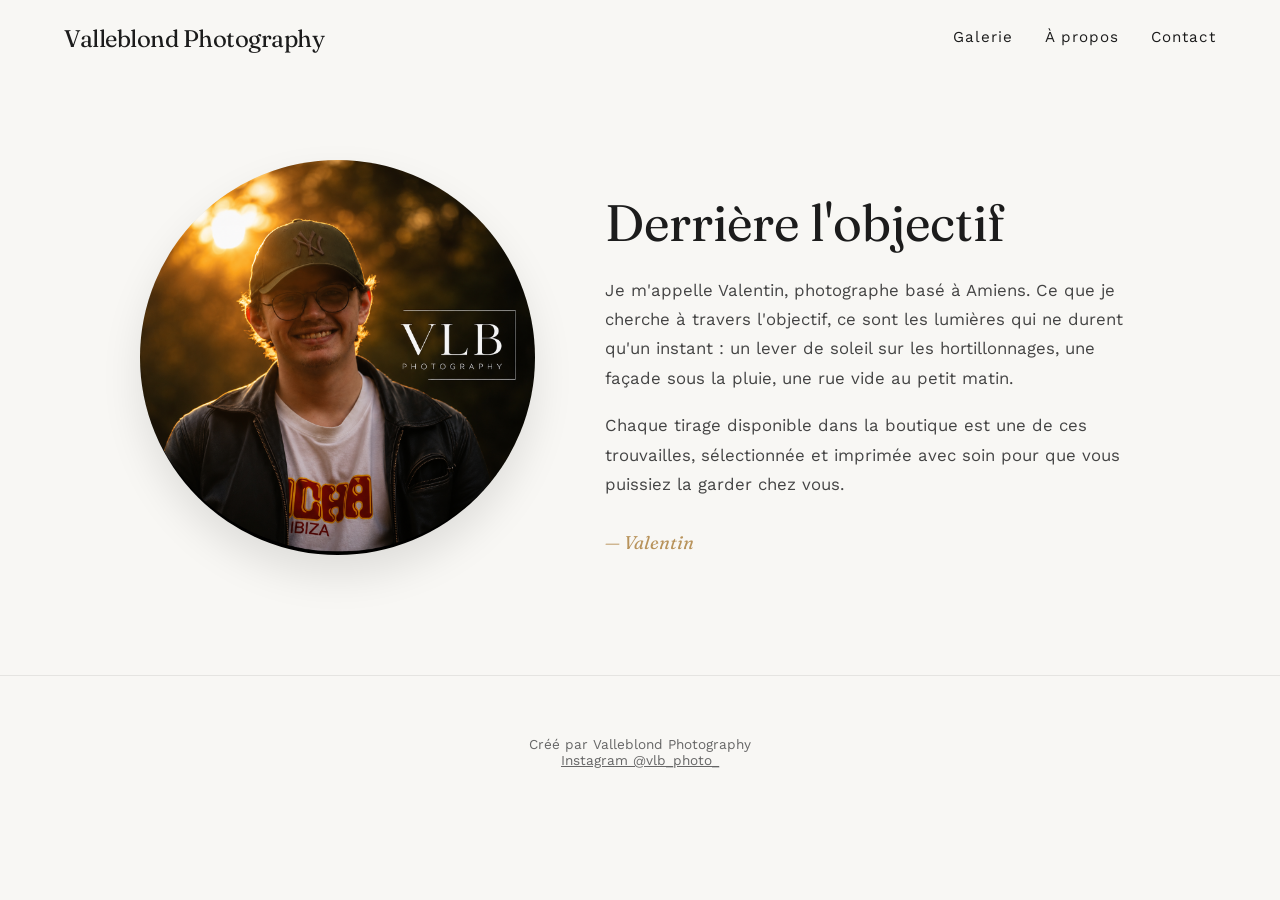
<file: apropos.html>
<!DOCTYPE html>
<html lang="fr">
<head>
<meta charset="UTF-8">
<meta name="viewport" content="width=device-width, initial-scale=1.0">
<title>À propos — Valleblond Photography</title>
<link href="https://fonts.googleapis.com/css2?family=Fraunces:ital,opsz,wght@0,9..144,300;0,9..144,400;0,9..144,500;0,9..144,600;1,9..144,400&family=Work+Sans:wght@300;400;500;600&display=swap" rel="stylesheet">
<style>
  :root{
    --chalk: #F8F7F4;
    --ink: #1C1C1C;
    --gold: #B8935B;
  }
  body { 
    background: var(--chalk); 
    color: var(--ink); 
    font-family: 'Work Sans', sans-serif; 
    margin:0; 
    padding:0;
    overflow-x: hidden;
  }
  .display { font-family: 'Fraunces', serif; }

  .nav {
    position: fixed;
    top: 0;
    width: 100%;
    z-index: 100;
    padding: 24px clamp(20px, 5%, 80px);
    display: flex;
    justify-content: space-between;
    align-items: center;
    gap: 16px;
    background: rgba(248,247,244,0.97);
    backdrop-filter: blur(12px);
    box-sizing: border-box;
  }
  .brand {
    font-family: 'Fraunces', serif;
    font-size: clamp(1.05rem, 2.2vw, 1.5rem);
    letter-spacing: -0.5px;
    white-space: nowrap;
  }
  .nav-links {
    display: flex;
    gap: clamp(14px, 2.5vw, 36px);
    flex-shrink: 0;
  }
  .nav-links a {
    font-size: clamp(0.78rem, 1.4vw, 0.95rem);
    letter-spacing: 1px;
    position: relative;
    padding-bottom: 4px;
    color: var(--ink);
    text-decoration: none;
    white-space: nowrap;
  }
  .nav-links a:after {
    content: '';
    position: absolute;
    width: 0;
    height: 1.5px;
    bottom: 0;
    left: 0;
    background: var(--ink);
    transition: width 0.4s ease;
  }
  .nav-links a:hover:after {
    width: 100%;
  }

  main {
    max-width: 1000px;
    margin: 0 auto;
    padding: 160px 6% 120px;
    display: grid;
    grid-template-columns: 0.85fr 1.15fr;
    gap: 70px;
    align-items: center;
  }
  @media (max-width: 760px){
    main { grid-template-columns: 1fr; padding-top: 130px; gap: 40px; }
  }

  .portrait {
    aspect-ratio: 1/1;
    border-radius: 50%;
    background: #E5E3DA;
    overflow: hidden;
    box-shadow: 0 20px 40px rgba(0,0,0,0.1);
    max-width: 420px;
    margin: 0 auto;
  }
  .portrait img {
    width: 100%;
    height: 100%;
    object-fit: cover;
    display: block;
  }
  .portrait-placeholder {
    width: 100%;
    height: 100%;
    display: flex;
    align-items: center;
    justify-content: center;
    text-align: center;
    color: #888;
    font-size: 0.85rem;
    padding: 20px;
    background:
      repeating-linear-gradient(135deg, rgba(0,0,0,0.04) 0 2px, transparent 2px 14px);
  }

  .text h1 {
    font-size: clamp(2.2rem, 4.5vw, 3.2rem);
    font-weight: 400;
    line-height: 1.1;
    margin-bottom: 24px;
  }
  .text p {
    color: #444;
    font-size: 1.05rem;
    line-height: 1.75;
    margin-bottom: 18px;
  }
  .text .signature {
    margin-top: 32px;
    font-family: 'Fraunces', serif;
    font-style: italic;
    font-size: 1.15rem;
    color: var(--gold);
  }

  footer {
    padding: 60px 6%;
    text-align: center;
    color: #666;
    font-size: 0.85rem;
    border-top: 1px solid rgba(0,0,0,0.08);
  }
  footer a { color: inherit; }
</style>
</head>
<body>

<nav class="nav">
  <div class="brand">Valleblond Photography</div>
  <div class="nav-links">
    <a href="index.html#gallery">Galerie</a>
    <a href="apropos.html">À propos</a>
    <a href="index.html#contact">Contact</a>
  </div>
</nav>

<main>
  <div class="portrait">
    <!-- Remplace ce bloc par : <img src="photos/valentin.jpg" alt="Valentin, photographe"> -->
    <img src="photos/valentin.jpg" alt="Valentin, photographe">
  </div>

  <div class="text">
    <h1 class="display">Derrière l'objectif</h1>
    <p>Je m'appelle Valentin, photographe basé à Amiens. Ce que je cherche à travers l'objectif, ce sont les lumières qui ne durent qu'un instant : un lever de soleil sur les hortillonnages, une façade sous la pluie, une rue vide au petit matin.</p>
    <p>Chaque tirage disponible dans la boutique est une de ces trouvailles, sélectionnée et imprimée avec soin pour que vous puissiez la garder chez vous.</p>
    <div class="signature">— Valentin</div>
  </div>
</main>

<footer id="contact">
  Créé par Valleblond Photography<br>
  <a href="https://instagram.com/vlb_photo_" target="_blank" rel="noopener">Instagram @vlb_photo_</a>
</footer>

</body>
</html>
</file>
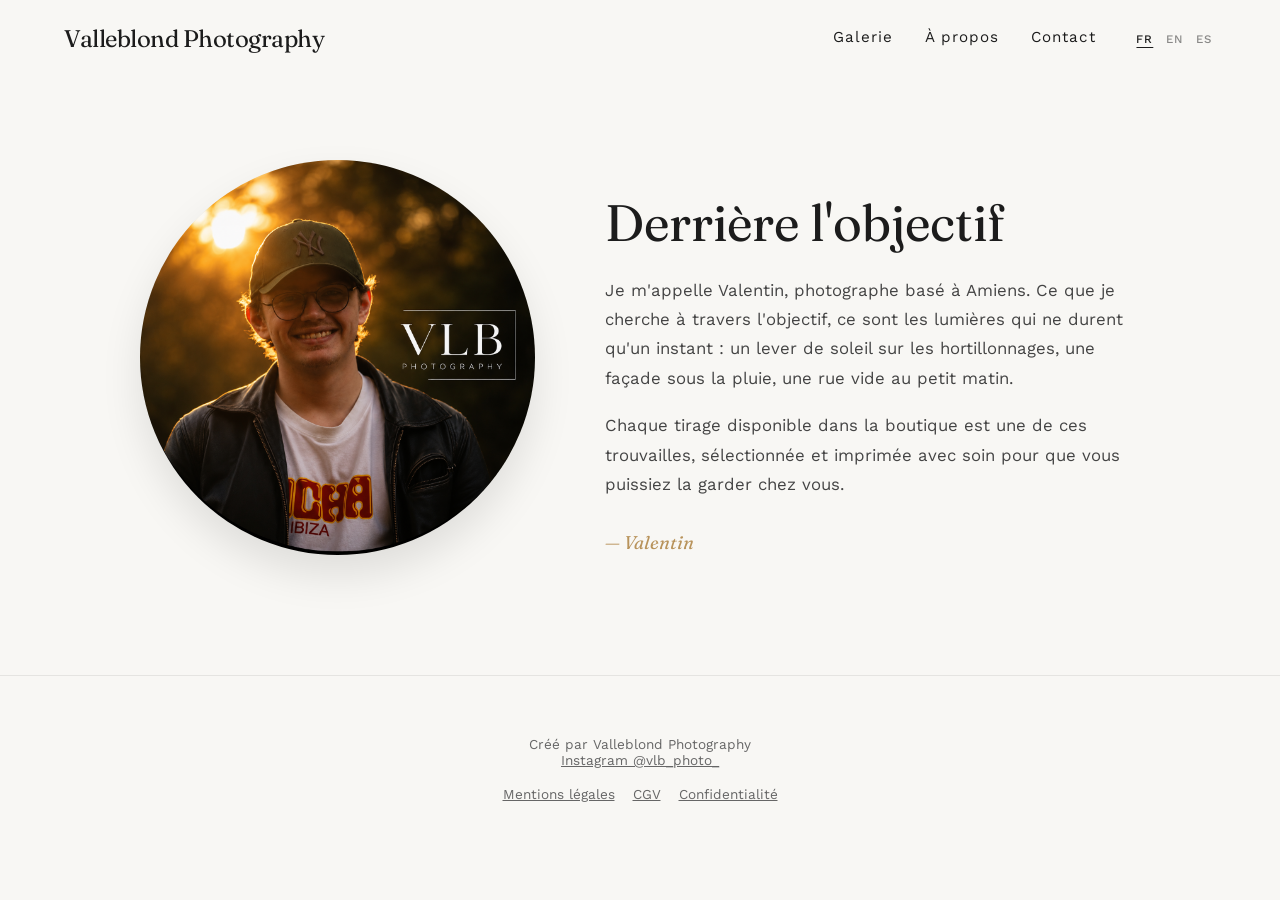
<file: pages/apropos.html>
<!DOCTYPE html>
<html lang="fr">
<head>
<meta charset="UTF-8">
<meta name="viewport" content="width=device-width, initial-scale=1.0">
<title>À propos — Valleblond Photography</title>
<meta name="description" content="Découvrez Valentin, photographe basé à Amiens, et l’univers de Valleblond Photography.">
<meta name="robots" content="index, follow">
<meta name="theme-color" content="#F8F7F4">
<link rel="canonical" href="https://vlbphotography.netlify.app/pages/apropos.html">
<meta property="og:locale" content="fr_FR">
<meta property="og:type" content="profile">
<meta property="og:title" content="À propos — Valleblond Photography">
<meta property="og:description" content="Découvrez Valentin, photographe basé à Amiens.">
<meta property="og:url" content="https://vlbphotography.netlify.app/pages/apropos.html">
<meta property="og:image" content="https://vlbphotography.netlify.app/photos/valentin.jpg">
<link href="https://fonts.googleapis.com/css2?family=Fraunces:ital,opsz,wght@0,9..144,300;0,9..144,400;0,9..144,500;0,9..144,600;1,9..144,400&family=Work+Sans:wght@300;400;500;600&display=swap" rel="stylesheet">
<style>
  :root{
    --chalk: #F8F7F4;
    --ink: #1C1C1C;
    --gold: #B8935B;
  }
  body { 
    background: var(--chalk); 
    color: var(--ink); 
    font-family: 'Work Sans', sans-serif; 
    margin:0; 
    padding:0;
    overflow-x: hidden;
  }
  .display { font-family: 'Fraunces', serif; }

  .nav {
    position: fixed;
    top: 0;
    width: 100%;
    z-index: 100;
    padding: 24px clamp(20px, 5%, 80px);
    display: flex;
    justify-content: space-between;
    align-items: center;
    gap: 16px;
    background: rgba(248,247,244,0.97);
    backdrop-filter: blur(12px);
    box-sizing: border-box;
  }
  .brand {
    font-family: 'Fraunces', serif;
    font-size: clamp(1.05rem, 2.2vw, 1.5rem);
    letter-spacing: -0.5px;
    white-space: nowrap;
  }
  .nav-links {
    display: flex;
    gap: clamp(14px, 2.5vw, 36px);
    flex-shrink: 0;
  }
  .nav-links a {
    font-size: clamp(0.78rem, 1.4vw, 0.95rem);
    letter-spacing: 1px;
    position: relative;
    padding-bottom: 4px;
    color: var(--ink);
    text-decoration: none;
    white-space: nowrap;
  }
  .nav-links a:after {
    content: '';
    position: absolute;
    width: 0;
    height: 1.5px;
    bottom: 0;
    left: 0;
    background: var(--ink);
    transition: width 0.4s ease;
  }
  .nav-links a:hover:after {
    width: 100%;
  }

  main {
    max-width: 1000px;
    margin: 0 auto;
    padding: 160px 6% 120px;
    display: grid;
    grid-template-columns: 0.85fr 1.15fr;
    gap: 70px;
    align-items: center;
  }
  @media (max-width: 760px){
    main { grid-template-columns: 1fr; padding-top: 130px; gap: 40px; }
  }

  .portrait {
    aspect-ratio: 1/1;
    border-radius: 50%;
    background: #E5E3DA;
    overflow: hidden;
    box-shadow: 0 20px 40px rgba(0,0,0,0.1);
    max-width: 420px;
    margin: 0 auto;
  }
  .portrait img {
    width: 100%;
    height: 100%;
    object-fit: cover;
    display: block;
  }
  .portrait-placeholder {
    width: 100%;
    height: 100%;
    display: flex;
    align-items: center;
    justify-content: center;
    text-align: center;
    color: #888;
    font-size: 0.85rem;
    padding: 20px;
    background:
      repeating-linear-gradient(135deg, rgba(0,0,0,0.04) 0 2px, transparent 2px 14px);
  }

  .text h1 {
    font-size: clamp(2.2rem, 4.5vw, 3.2rem);
    font-weight: 400;
    line-height: 1.1;
    margin-bottom: 24px;
  }
  .text p {
    color: #444;
    font-size: 1.05rem;
    line-height: 1.75;
    margin-bottom: 18px;
  }
  .text .signature {
    margin-top: 32px;
    font-family: 'Fraunces', serif;
    font-style: italic;
    font-size: 1.15rem;
    color: var(--gold);
  }

  footer {
    padding: 60px 6%;
    text-align: center;
    color: #666;
    font-size: 0.85rem;
    border-top: 1px solid rgba(0,0,0,0.08);
  }
  footer a { color: inherit; }
  .footer-legal { display:flex; flex-wrap:wrap; gap:8px 18px; justify-content:center; margin-top:18px; }
  .language-switcher{display:flex;gap:5px;margin-left:4px}.language-switcher button{background:transparent;border:0;color:var(--ink);cursor:pointer;font:500 .72rem 'Work Sans',sans-serif;letter-spacing:.08em;opacity:.5;padding:4px}.language-switcher button[aria-pressed="true"]{opacity:1;text-decoration:underline;text-underline-offset:4px}
</style>
</head>
<body>

<nav class="nav">
  <div class="brand">Valleblond Photography</div>
  <div class="nav-links">
    <a href="../index.html#gallery" data-i18n="gallery">Galerie</a>
    <a href="apropos.html" data-i18n="about">À propos</a>
    <a href="contact.html" data-i18n="contact">Contact</a>
    <span data-language-selector></span>
  </div>
</nav>

<main>
  <div class="portrait">
    <img src="../photos/valentin.jpg" alt="Valentin, photographe">
  </div>

  <div class="text">
    <h1 class="display" data-i18n="behindLens">Derrière l'objectif</h1>
    <p data-i18n="aboutFirst">Je m'appelle Valentin, photographe basé à Amiens. Ce que je cherche à travers l'objectif, ce sont les lumières qui ne durent qu'un instant : un lever de soleil sur les hortillonnages, une façade sous la pluie, une rue vide au petit matin.</p>
    <p data-i18n="aboutSecond">Chaque tirage disponible dans la boutique est une de ces trouvailles, sélectionnée et imprimée avec soin pour que vous puissiez la garder chez vous.</p>
    <div class="signature">— Valentin</div>
  </div>
</main>

<footer id="contact">
  <span data-i18n="createdBy">Créé par Valleblond Photography</span><br>
  <a href="https://instagram.com/vlb_photo_" target="_blank" rel="noopener">Instagram @vlb_photo_</a>
  <nav class="footer-legal" aria-label="Informations légales">
    <a href="mentions-legales.html" data-i18n="legal">Mentions légales</a>
    <a href="cgv.html" data-i18n="terms">CGV</a>
    <a href="confidentialite.html" data-i18n="privacy">Confidentialité</a>
  </nav>
</footer>

<script src="../assets/js/i18n.js"></script>
</body>
</html>
</file>
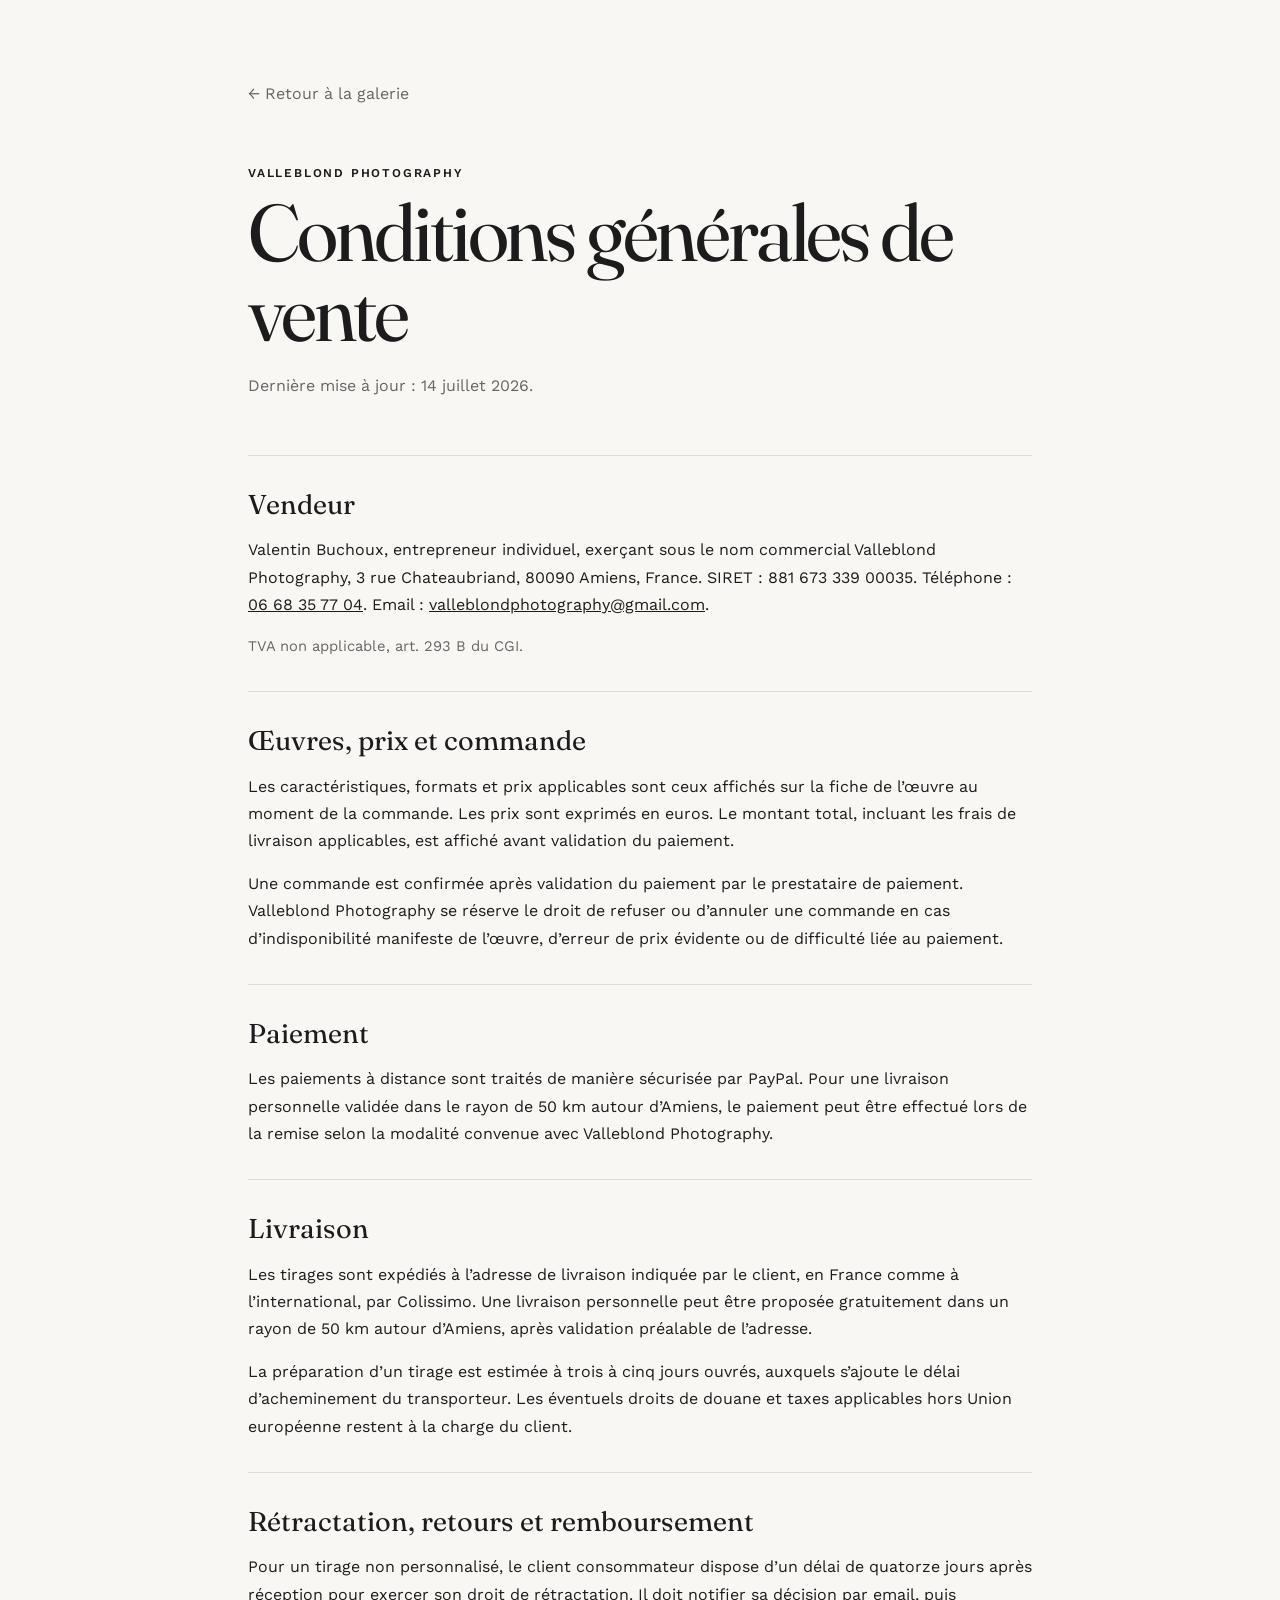
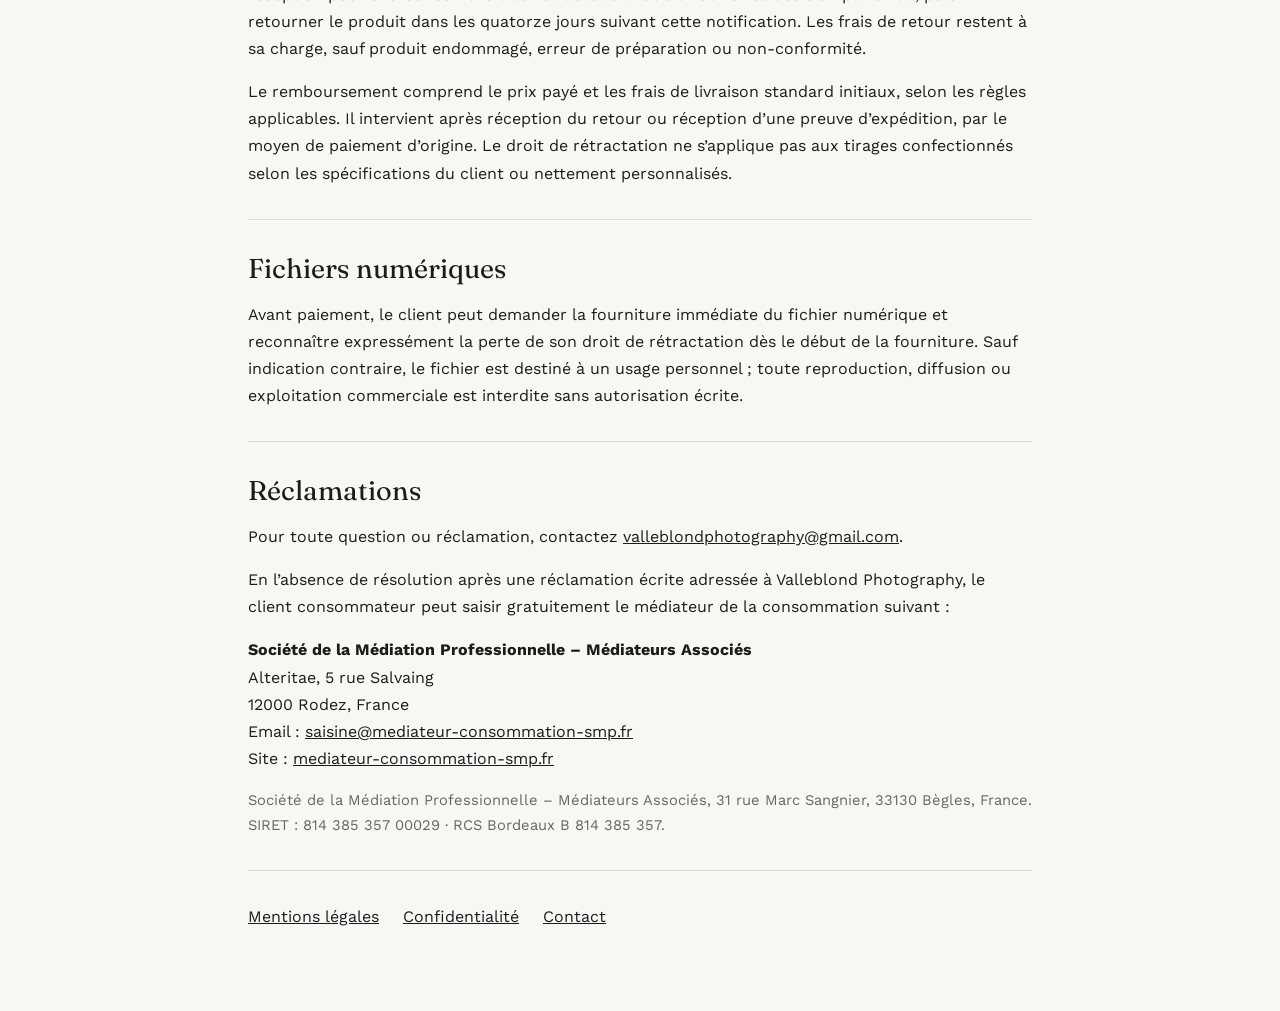
<file: pages/cgv.html>
<!doctype html>
<html lang="fr">
<head>
    <meta charset="utf-8">
    <meta name="viewport" content="width=device-width, initial-scale=1">
    <meta name="robots" content="index, follow">
    <title>Conditions générales de vente — Valleblond Photography</title>
    <link rel="preconnect" href="https://fonts.googleapis.com">
    <link rel="preconnect" href="https://fonts.gstatic.com" crossorigin>
    <link rel="stylesheet" href="https://fonts.googleapis.com/css2?family=Fraunces:opsz,wght@9..144,400&family=Work+Sans:wght@400;500;600&display=swap">
    <link rel="stylesheet" href="../assets/css/legal.css">
</head>
<body>
    <main class="legal-page">
        <a class="legal-back" href="../index.html">← Retour à la galerie</a>
        <p class="legal-eyebrow">VALLEBLOND PHOTOGRAPHY</p>
        <h1 class="legal-title">Conditions générales de vente</h1>
        <p class="legal-updated">Dernière mise à jour : 14 juillet 2026.</p>

        <div class="legal-content">
            <section>
                <h2>Vendeur</h2>
                <p>Valentin Buchoux, entrepreneur individuel, exerçant sous le nom commercial Valleblond Photography, 3 rue Chateaubriand, 80090 Amiens, France. SIRET : 881 673 339 00035. Téléphone : <a href="tel:+33668357704">06 68 35 77 04</a>. Email : <a href="mailto:valleblondphotography@gmail.com">valleblondphotography@gmail.com</a>.</p>
                <p class="legal-note">TVA non applicable, art. 293 B du CGI.</p>
            </section>

            <section>
                <h2>Œuvres, prix et commande</h2>
                <p>Les caractéristiques, formats et prix applicables sont ceux affichés sur la fiche de l’œuvre au moment de la commande. Les prix sont exprimés en euros. Le montant total, incluant les frais de livraison applicables, est affiché avant validation du paiement.</p>
                <p>Une commande est confirmée après validation du paiement par le prestataire de paiement. Valleblond Photography se réserve le droit de refuser ou d’annuler une commande en cas d’indisponibilité manifeste de l’œuvre, d’erreur de prix évidente ou de difficulté liée au paiement.</p>
            </section>

            <section>
                <h2>Paiement</h2>
                <p>Les paiements à distance sont traités de manière sécurisée par PayPal. Pour une livraison personnelle validée dans le rayon de 50 km autour d’Amiens, le paiement peut être effectué lors de la remise selon la modalité convenue avec Valleblond Photography.</p>
            </section>

            <section>
                <h2>Livraison</h2>
                <p>Les tirages sont expédiés à l’adresse de livraison indiquée par le client, en France comme à l’international, par Colissimo. Une livraison personnelle peut être proposée gratuitement dans un rayon de 50 km autour d’Amiens, après validation préalable de l’adresse.</p>
                <p>La préparation d’un tirage est estimée à trois à cinq jours ouvrés, auxquels s’ajoute le délai d’acheminement du transporteur. Les éventuels droits de douane et taxes applicables hors Union européenne restent à la charge du client.</p>
            </section>

            <section>
                <h2>Rétractation, retours et remboursement</h2>
                <p>Pour un tirage non personnalisé, le client consommateur dispose d’un délai de quatorze jours après réception pour exercer son droit de rétractation. Il doit notifier sa décision par email, puis retourner le produit dans les quatorze jours suivant cette notification. Les frais de retour restent à sa charge, sauf produit endommagé, erreur de préparation ou non-conformité.</p>
                <p>Le remboursement comprend le prix payé et les frais de livraison standard initiaux, selon les règles applicables. Il intervient après réception du retour ou réception d’une preuve d’expédition, par le moyen de paiement d’origine. Le droit de rétractation ne s’applique pas aux tirages confectionnés selon les spécifications du client ou nettement personnalisés.</p>
            </section>

            <section>
                <h2>Fichiers numériques</h2>
                <p>Avant paiement, le client peut demander la fourniture immédiate du fichier numérique et reconnaître expressément la perte de son droit de rétractation dès le début de la fourniture. Sauf indication contraire, le fichier est destiné à un usage personnel ; toute reproduction, diffusion ou exploitation commerciale est interdite sans autorisation écrite.</p>
            </section>

            <section>
                <h2>Réclamations</h2>
                <p>Pour toute question ou réclamation, contactez <a href="mailto:valleblondphotography@gmail.com">valleblondphotography@gmail.com</a>.</p>
                <p>En l’absence de résolution après une réclamation écrite adressée à Valleblond Photography, le client consommateur peut saisir gratuitement le médiateur de la consommation suivant :</p>
                <p><strong>Société de la Médiation Professionnelle – Médiateurs Associés</strong><br>Alteritae, 5 rue Salvaing<br>12000 Rodez, France<br>Email : <a href="mailto:saisine@mediateur-consommation-smp.fr">saisine@mediateur-consommation-smp.fr</a><br>Site : <a href="https://www.mediateur-consommation-smp.fr/" target="_blank" rel="noopener noreferrer">mediateur-consommation-smp.fr</a></p>
                <p class="legal-note">Société de la Médiation Professionnelle – Médiateurs Associés, 31 rue Marc Sangnier, 33130 Bègles, France. SIRET : 814 385 357 00029 · RCS Bordeaux B 814 385 357.</p>
            </section>
        </div>

        <nav class="legal-nav" aria-label="Pages légales">
            <a href="mentions-legales.html">Mentions légales</a>
            <a href="confidentialite.html">Confidentialité</a>
            <a href="contact.html">Contact</a>
        </nav>
    </main>
</body>
</html>
</file>
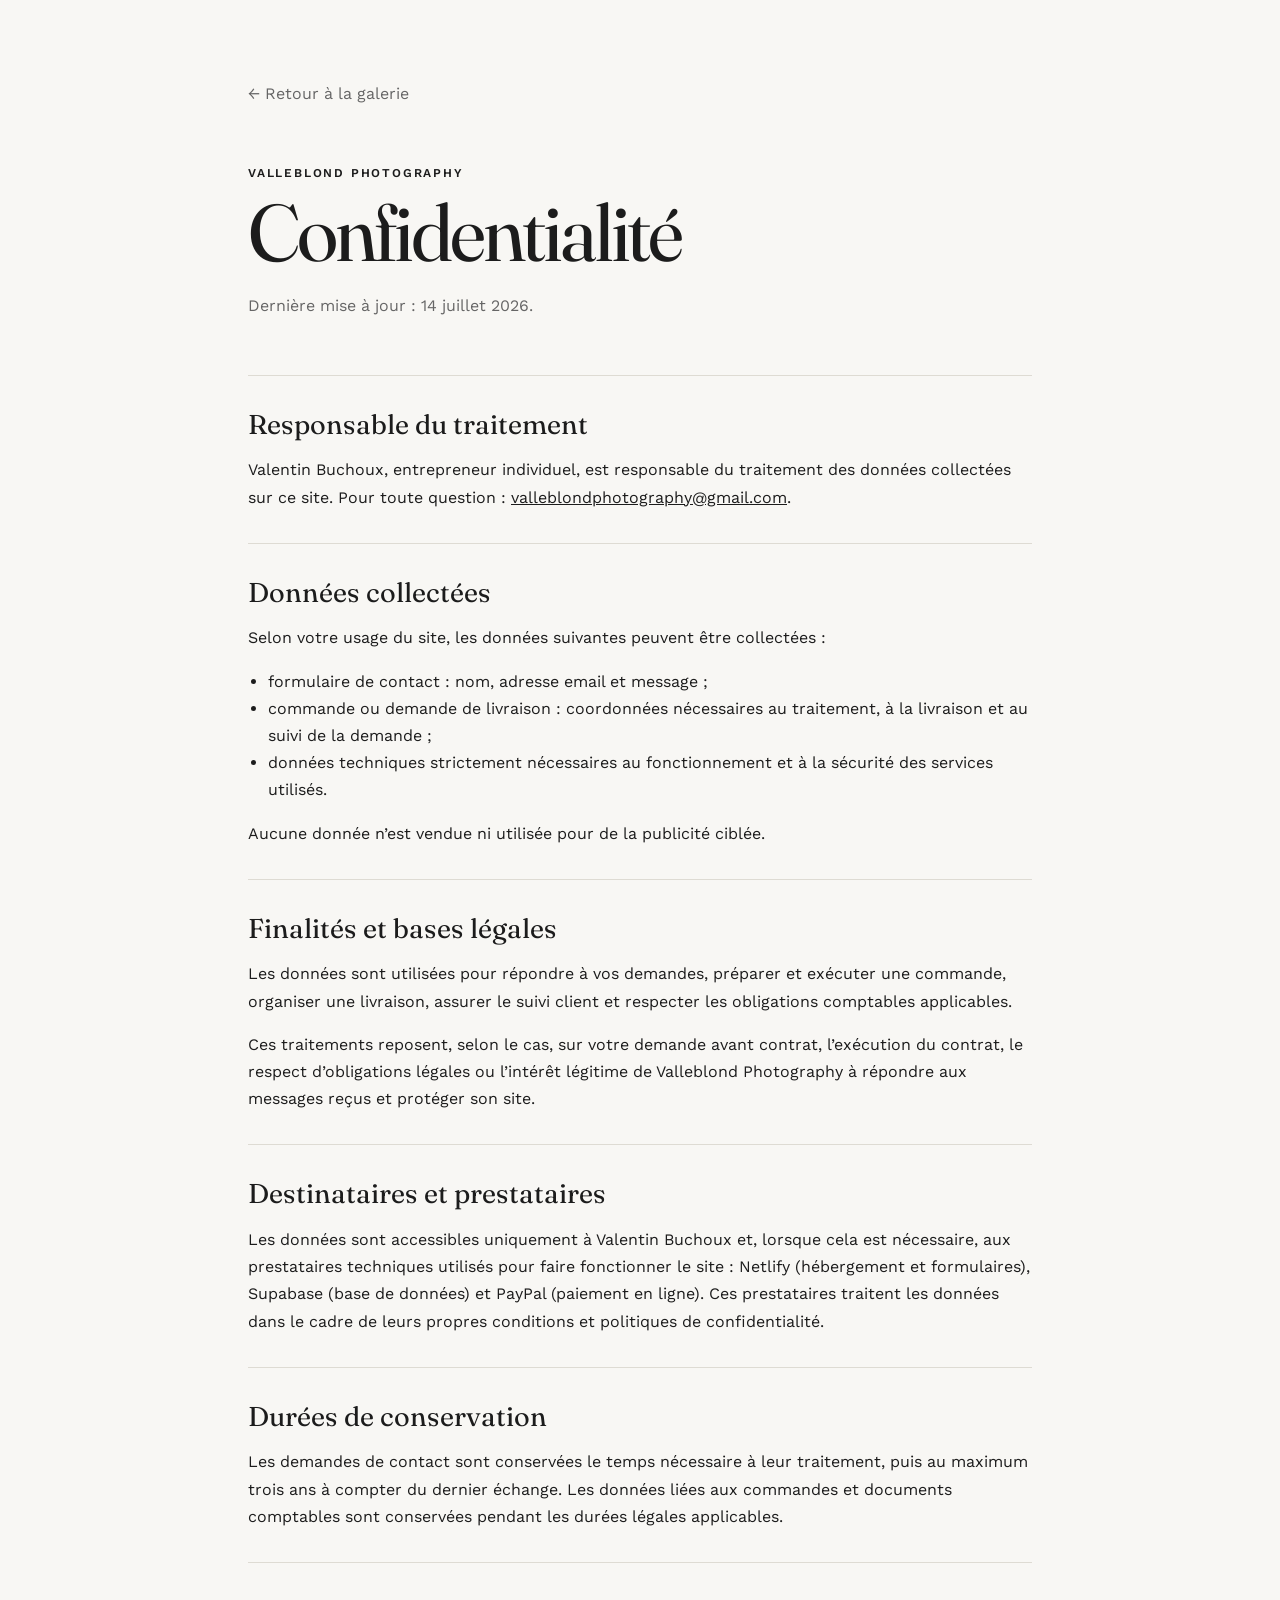
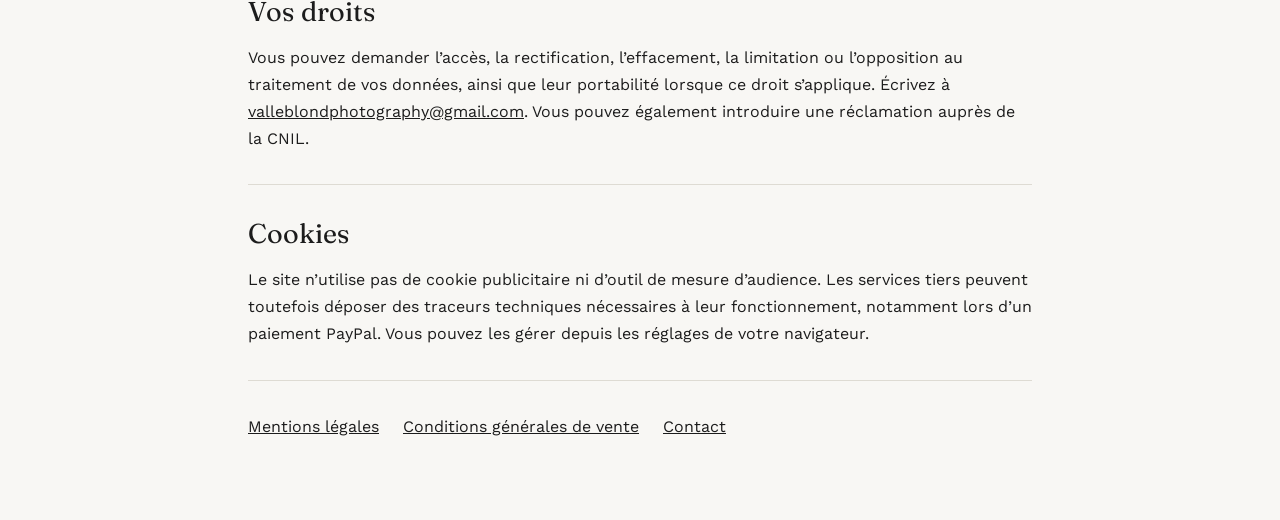
<file: pages/confidentialite.html>
<!doctype html>
<html lang="fr">
<head>
    <meta charset="utf-8">
    <meta name="viewport" content="width=device-width, initial-scale=1">
    <meta name="robots" content="index, follow">
    <title>Confidentialité — Valleblond Photography</title>
    <link rel="preconnect" href="https://fonts.googleapis.com">
    <link rel="preconnect" href="https://fonts.gstatic.com" crossorigin>
    <link rel="stylesheet" href="https://fonts.googleapis.com/css2?family=Fraunces:opsz,wght@9..144,400&family=Work+Sans:wght@400;500;600&display=swap">
    <link rel="stylesheet" href="../assets/css/legal.css">
</head>
<body>
    <main class="legal-page">
        <a class="legal-back" href="../index.html">← Retour à la galerie</a>
        <p class="legal-eyebrow">VALLEBLOND PHOTOGRAPHY</p>
        <h1 class="legal-title">Confidentialité</h1>
        <p class="legal-updated">Dernière mise à jour : 14 juillet 2026.</p>

        <div class="legal-content">
            <section>
                <h2>Responsable du traitement</h2>
                <p>Valentin Buchoux, entrepreneur individuel, est responsable du traitement des données collectées sur ce site. Pour toute question : <a href="mailto:valleblondphotography@gmail.com">valleblondphotography@gmail.com</a>.</p>
            </section>

            <section>
                <h2>Données collectées</h2>
                <p>Selon votre usage du site, les données suivantes peuvent être collectées :</p>
                <ul>
                    <li>formulaire de contact : nom, adresse email et message ;</li>
                    <li>commande ou demande de livraison : coordonnées nécessaires au traitement, à la livraison et au suivi de la demande ;</li>
                    <li>données techniques strictement nécessaires au fonctionnement et à la sécurité des services utilisés.</li>
                </ul>
                <p>Aucune donnée n’est vendue ni utilisée pour de la publicité ciblée.</p>
            </section>

            <section>
                <h2>Finalités et bases légales</h2>
                <p>Les données sont utilisées pour répondre à vos demandes, préparer et exécuter une commande, organiser une livraison, assurer le suivi client et respecter les obligations comptables applicables.</p>
                <p>Ces traitements reposent, selon le cas, sur votre demande avant contrat, l’exécution du contrat, le respect d’obligations légales ou l’intérêt légitime de Valleblond Photography à répondre aux messages reçus et protéger son site.</p>
            </section>

            <section>
                <h2>Destinataires et prestataires</h2>
                <p>Les données sont accessibles uniquement à Valentin Buchoux et, lorsque cela est nécessaire, aux prestataires techniques utilisés pour faire fonctionner le site : Netlify (hébergement et formulaires), Supabase (base de données) et PayPal (paiement en ligne). Ces prestataires traitent les données dans le cadre de leurs propres conditions et politiques de confidentialité.</p>
            </section>

            <section>
                <h2>Durées de conservation</h2>
                <p>Les demandes de contact sont conservées le temps nécessaire à leur traitement, puis au maximum trois ans à compter du dernier échange. Les données liées aux commandes et documents comptables sont conservées pendant les durées légales applicables.</p>
            </section>

            <section>
                <h2>Vos droits</h2>
                <p>Vous pouvez demander l’accès, la rectification, l’effacement, la limitation ou l’opposition au traitement de vos données, ainsi que leur portabilité lorsque ce droit s’applique. Écrivez à <a href="mailto:valleblondphotography@gmail.com">valleblondphotography@gmail.com</a>. Vous pouvez également introduire une réclamation auprès de la CNIL.</p>
            </section>

            <section>
                <h2>Cookies</h2>
                <p>Le site n’utilise pas de cookie publicitaire ni d’outil de mesure d’audience. Les services tiers peuvent toutefois déposer des traceurs techniques nécessaires à leur fonctionnement, notamment lors d’un paiement PayPal. Vous pouvez les gérer depuis les réglages de votre navigateur.</p>
            </section>
        </div>

        <nav class="legal-nav" aria-label="Pages légales">
            <a href="mentions-legales.html">Mentions légales</a>
            <a href="cgv.html">Conditions générales de vente</a>
            <a href="contact.html">Contact</a>
        </nav>
    </main>
</body>
</html>
</file>
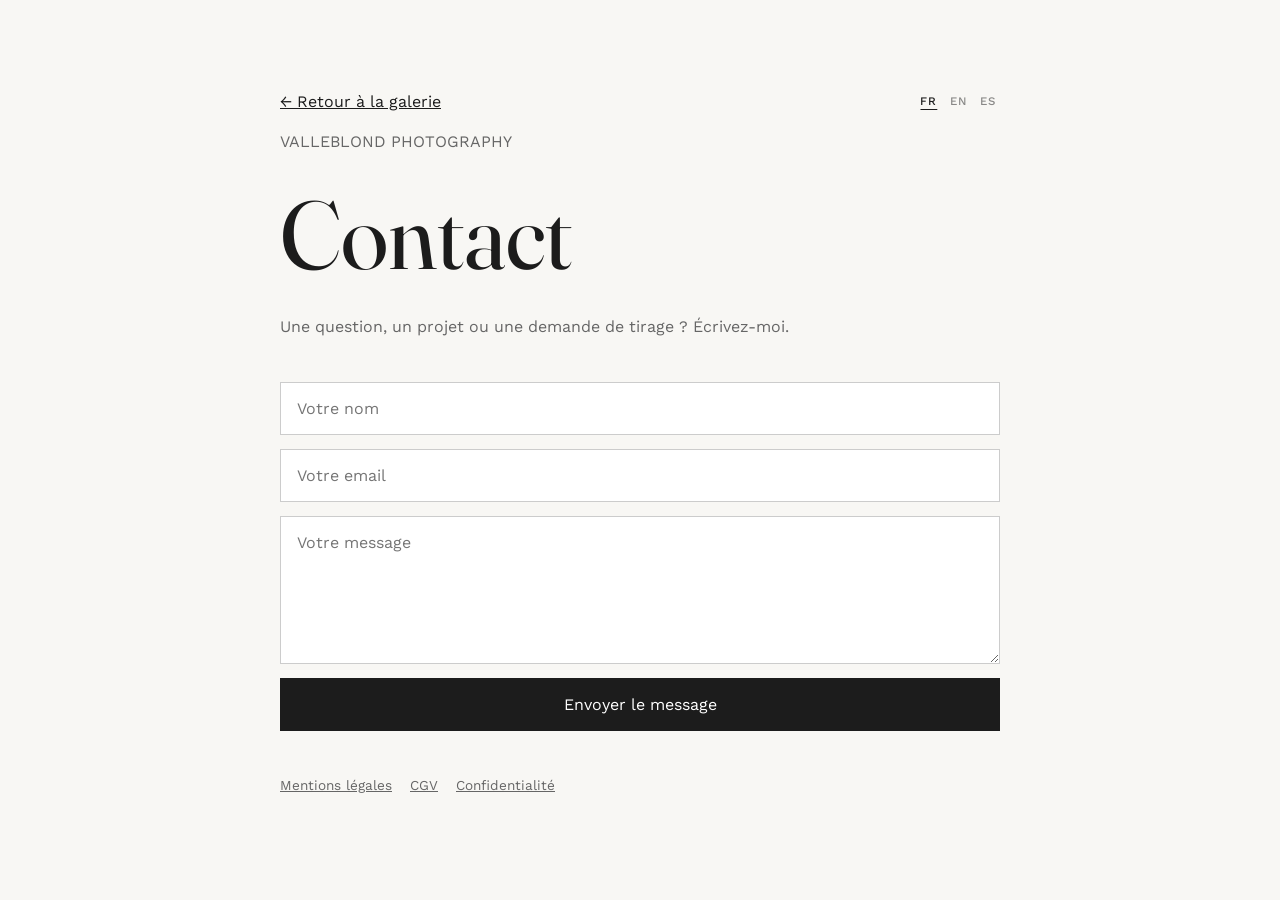
<file: pages/contact.html>
<!doctype html>
<html lang="fr">
<head>
  <meta charset="utf-8">
  <meta name="viewport" content="width=device-width,initial-scale=1">
  <title>Contact — Valleblond Photography</title>
  <meta name="description" content="Contactez Valleblond Photography pour une question, une demande de tirage ou un projet photographique.">
  <meta name="robots" content="index, follow">
  <meta name="theme-color" content="#F8F7F4">
  <link rel="canonical" href="https://vlbphotography.netlify.app/pages/contact.html">
  <meta property="og:locale" content="fr_FR">
  <meta property="og:type" content="website">
  <meta property="og:title" content="Contact — Valleblond Photography">
  <meta property="og:description" content="Une question, un projet ou une demande de tirage ? Écrivez-moi.">
  <meta property="og:url" content="https://vlbphotography.netlify.app/pages/contact.html">
  <meta property="og:image" content="https://vlbphotography.netlify.app/photos/valentin.jpg">
  <link href="https://fonts.googleapis.com/css2?family=Fraunces:wght@400;600&family=Work+Sans:wght@400;500&display=swap" rel="stylesheet">
  <style>
    body{margin:0;background:#f8f7f4;color:#1c1c1c;font-family:'Work Sans',sans-serif}
    main{max-width:720px;margin:auto;padding:10vh 24px}
    a{color:inherit}
    h1{font:400 clamp(3rem,9vw,6rem) Fraunces,serif;margin:20px 0}
    p{color:#666;line-height:1.7}
    form{display:grid;gap:14px;margin-top:42px}
    form[hidden]{display:none}
    input,textarea{padding:16px;border:1px solid #ccc;background:white;font:inherit}
    button{padding:17px;background:#1c1c1c;color:white;border:0;font:inherit;cursor:pointer}
    button:disabled{cursor:wait;opacity:.65}
    .form-message{display:none;margin-top:28px;padding:22px;background:#eceae4;color:#1c1c1c;font-size:1.05rem}
    .form-message.is-visible{display:block}
    .legal-links{display:flex;flex-wrap:wrap;gap:8px 18px;margin-top:46px;color:#666;font-size:.85rem}
    .topline{align-items:center;display:flex;justify-content:space-between;gap:16px}.language-switcher{display:flex;gap:5px}.language-switcher button{background:transparent;border:0;color:#1c1c1c;cursor:pointer;font:500 .72rem 'Work Sans',sans-serif;letter-spacing:.08em;opacity:.5;padding:4px}.language-switcher button[aria-pressed="true"]{opacity:1;text-decoration:underline;text-underline-offset:4px}
  </style>
</head>
<body>
  <main>
    <div class="topline"><a href="../index.html" data-i18n="returnGallery">← Retour à la galerie</a><span data-language-selector></span></div>
    <p>VALLEBLOND PHOTOGRAPHY</p>
    <h1 data-i18n="contact">Contact</h1>
    <p data-i18n="contactIntro">Une question, un projet ou une demande de tirage ? Écrivez-moi.</p>

    <form name="contact" method="POST" data-netlify="true" id="contact-form">
      <input type="hidden" name="form-name" value="contact">
      <input name="nom" required placeholder="Votre nom" data-i18n-placeholder="yourName">
      <input name="email" type="email" required placeholder="Votre email" data-i18n-placeholder="yourEmail">
      <textarea name="message" rows="6" required placeholder="Votre message" data-i18n-placeholder="yourMessage"></textarea>
      <button type="submit" data-i18n="sendMessage">Envoyer le message</button>
    </form>

    <p class="form-message" id="form-message" role="status" aria-live="polite"></p>
    <nav class="legal-links" aria-label="Informations légales">
      <a href="mentions-legales.html" data-i18n="legal">Mentions légales</a>
      <a href="cgv.html" data-i18n="terms">CGV</a>
      <a href="confidentialite.html" data-i18n="privacy">Confidentialité</a>
    </nav>
  </main>

  <script src="../assets/js/i18n.js"></script>
  <script>
    // Envoie le formulaire à Netlify sans quitter la page.
    const form = document.getElementById('contact-form');
    const message = document.getElementById('form-message');
    const submitButton = form.querySelector('button[type="submit"]');

    form.addEventListener('submit', async (event) => {
      event.preventDefault();
      submitButton.disabled = true;
      submitButton.textContent = window.ValleblondI18n.t('sending');

      try {
        const response = await fetch('/', {
          method: 'POST',
          headers: { 'Content-Type': 'application/x-www-form-urlencoded' },
          body: new URLSearchParams(new FormData(form)).toString()
        });

        if (!response.ok) throw new Error('Formulaire non envoyé');

        form.reset();
        form.hidden = true;
        submitButton.disabled = false;
        submitButton.textContent = window.ValleblondI18n.t('sendMessage');
        message.textContent = window.ValleblondI18n.t('contactSuccess');
        message.classList.add('is-visible');
      } catch (error) {
        message.textContent = window.ValleblondI18n.t('contactFailure');
        message.classList.add('is-visible');
        submitButton.disabled = false;
        submitButton.textContent = window.ValleblondI18n.t('sendMessage');
      }
    });
  </script>
</body>
</html>
</file>
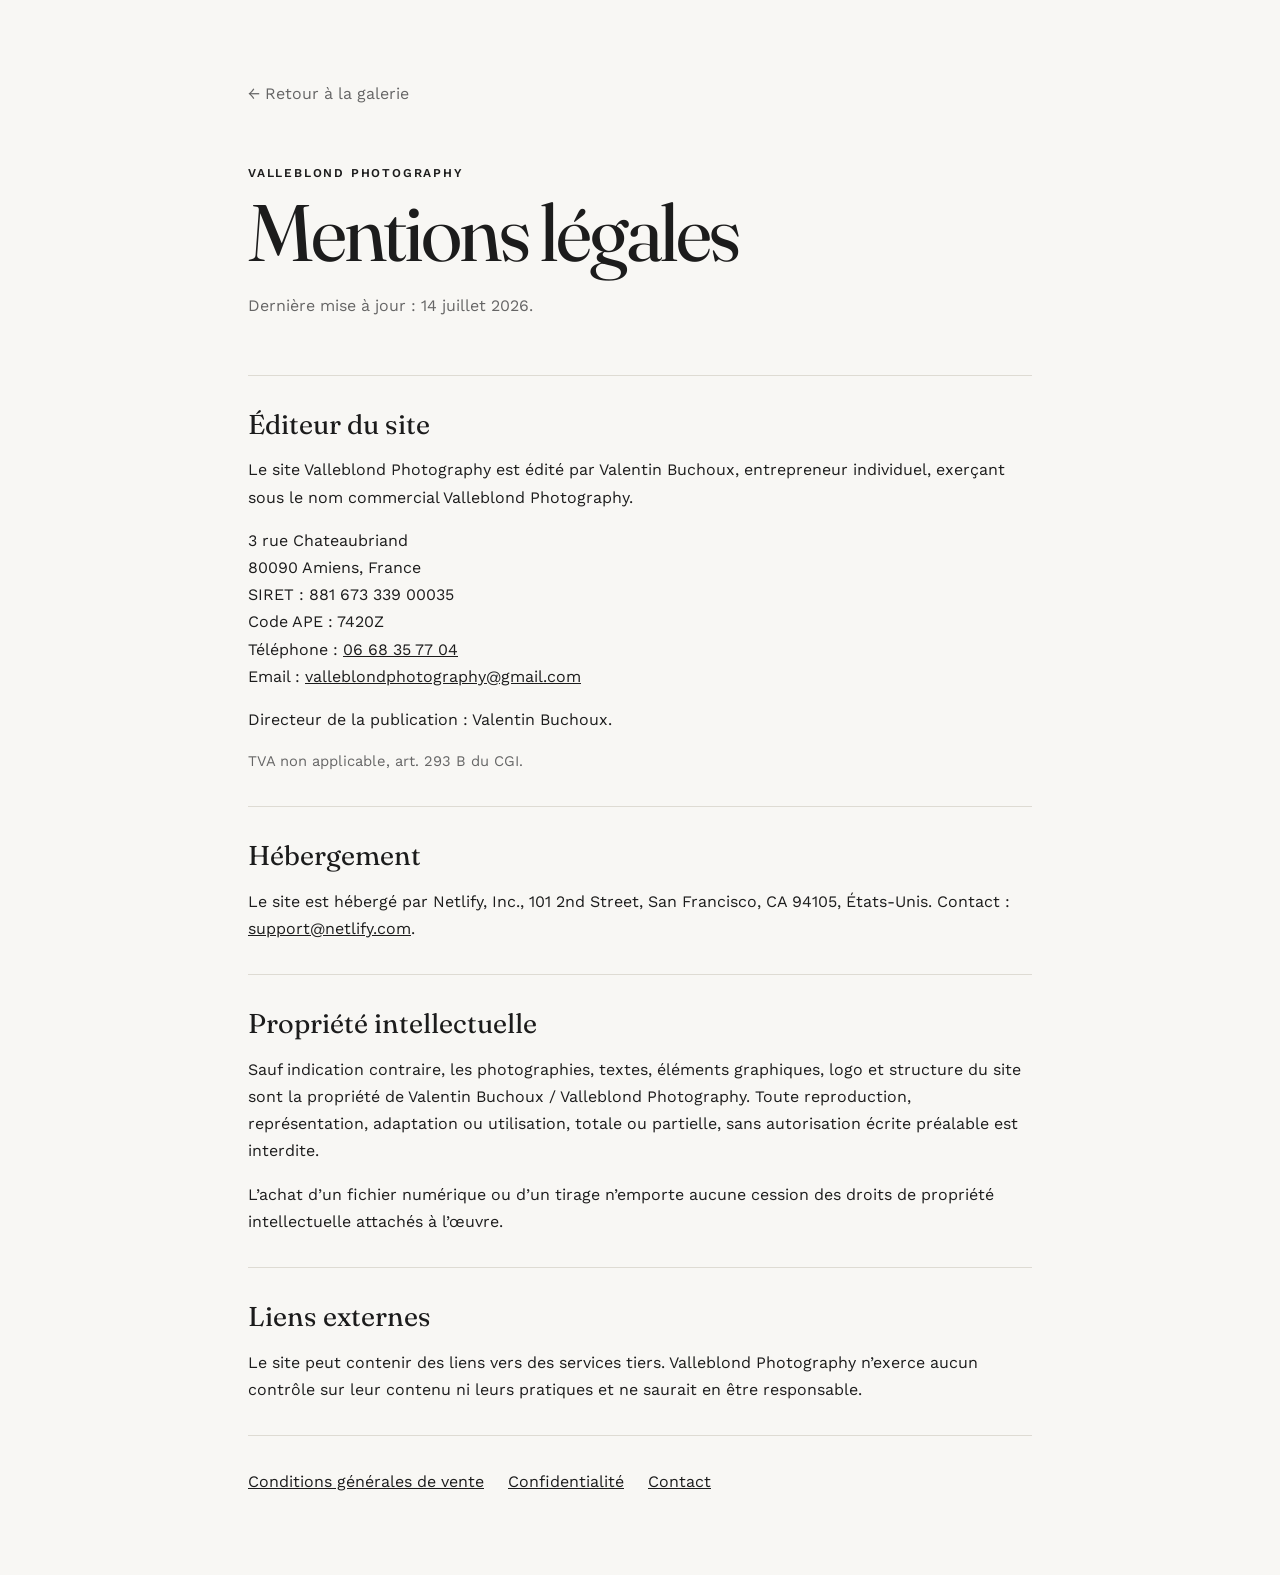
<file: pages/mentions-legales.html>
<!doctype html>
<html lang="fr">
<head>
    <meta charset="utf-8">
    <meta name="viewport" content="width=device-width, initial-scale=1">
    <meta name="robots" content="index, follow">
    <title>Mentions légales — Valleblond Photography</title>
    <link rel="preconnect" href="https://fonts.googleapis.com">
    <link rel="preconnect" href="https://fonts.gstatic.com" crossorigin>
    <link rel="stylesheet" href="https://fonts.googleapis.com/css2?family=Fraunces:opsz,wght@9..144,400&family=Work+Sans:wght@400;500;600&display=swap">
    <link rel="stylesheet" href="../assets/css/legal.css">
</head>
<body>
    <main class="legal-page">
        <a class="legal-back" href="../index.html">← Retour à la galerie</a>
        <p class="legal-eyebrow">VALLEBLOND PHOTOGRAPHY</p>
        <h1 class="legal-title">Mentions légales</h1>
        <p class="legal-updated">Dernière mise à jour : 14 juillet 2026.</p>

        <div class="legal-content">
            <section>
                <h2>Éditeur du site</h2>
                <p>Le site Valleblond Photography est édité par Valentin Buchoux, entrepreneur individuel, exerçant sous le nom commercial Valleblond Photography.</p>
                <p>3 rue Chateaubriand<br>80090 Amiens, France<br>SIRET : 881 673 339 00035<br>Code APE : 7420Z<br>Téléphone : <a href="tel:+33668357704">06 68 35 77 04</a><br>Email : <a href="mailto:valleblondphotography@gmail.com">valleblondphotography@gmail.com</a></p>
                <p>Directeur de la publication : Valentin Buchoux.</p>
                <p class="legal-note">TVA non applicable, art. 293 B du CGI.</p>
            </section>

            <section>
                <h2>Hébergement</h2>
                <p>Le site est hébergé par Netlify, Inc., 101 2nd Street, San Francisco, CA 94105, États-Unis. Contact : <a href="mailto:support@netlify.com">support@netlify.com</a>.</p>
            </section>

            <section>
                <h2>Propriété intellectuelle</h2>
                <p>Sauf indication contraire, les photographies, textes, éléments graphiques, logo et structure du site sont la propriété de Valentin Buchoux / Valleblond Photography. Toute reproduction, représentation, adaptation ou utilisation, totale ou partielle, sans autorisation écrite préalable est interdite.</p>
                <p>L’achat d’un fichier numérique ou d’un tirage n’emporte aucune cession des droits de propriété intellectuelle attachés à l’œuvre.</p>
            </section>

            <section>
                <h2>Liens externes</h2>
                <p>Le site peut contenir des liens vers des services tiers. Valleblond Photography n’exerce aucun contrôle sur leur contenu ni leurs pratiques et ne saurait en être responsable.</p>
            </section>
        </div>

        <nav class="legal-nav" aria-label="Pages légales">
            <a href="cgv.html">Conditions générales de vente</a>
            <a href="confidentialite.html">Confidentialité</a>
            <a href="contact.html">Contact</a>
        </nav>
    </main>
</body>
</html>
</file>
<file: assets/css/legal.css>
/* ============================================================
   Valleblond Photography — Pages légales
   Une typographie calme et lisible, cohérente avec la galerie.
   ============================================================ */

:root {
    --legal-paper: #f8f7f4;
    --legal-ink: #1c1c1c;
    --legal-muted: #666;
    --legal-line: #dedbd3;
}

* { box-sizing: border-box; }

body {
    background: var(--legal-paper);
    color: var(--legal-ink);
    font-family: "Work Sans", Arial, sans-serif;
    line-height: 1.7;
    margin: 0;
}

.legal-page {
    margin: 0 auto;
    max-width: 52rem;
    padding: clamp(2rem, 7vw, 5rem) 1.5rem;
}

.legal-back,
.legal-nav a,
.legal-content a {
    color: inherit;
}

.legal-back {
    color: var(--legal-muted);
    text-decoration: none;
}

.legal-back:hover,
.legal-nav a:hover,
.legal-content a:hover {
    text-decoration-thickness: 2px;
}

.legal-eyebrow {
    font-size: 0.75rem;
    font-weight: 600;
    letter-spacing: 0.15em;
    margin: 3.5rem 0 0.5rem;
}

.legal-title,
.legal-content h2 {
    font-family: "Fraunces", Georgia, serif;
    font-weight: 400;
}

.legal-title {
    font-size: clamp(2.8rem, 8vw, 5rem);
    letter-spacing: -0.04em;
    line-height: 1;
    margin: 0;
}

.legal-updated {
    color: var(--legal-muted);
    margin: 1.25rem 0 3.5rem;
}

.legal-content {
    border-top: 1px solid var(--legal-line);
}

.legal-content section {
    border-bottom: 1px solid var(--legal-line);
    padding: 2rem 0;
}

.legal-content h2 {
    font-size: 1.7rem;
    line-height: 1.2;
    margin: 0 0 1rem;
}

.legal-content p,
.legal-content ul { margin: 0 0 1rem; }
.legal-content p:last-child,
.legal-content ul:last-child { margin-bottom: 0; }
.legal-content ul { padding-left: 1.25rem; }

.legal-note {
    color: var(--legal-muted);
    font-size: 0.92rem;
}

.legal-nav {
    display: flex;
    flex-wrap: wrap;
    gap: 0.8rem 1.5rem;
    margin-top: 2rem;
}

@media (max-width: 36rem) {
    .legal-eyebrow { margin-top: 2.5rem; }
}
</file>
